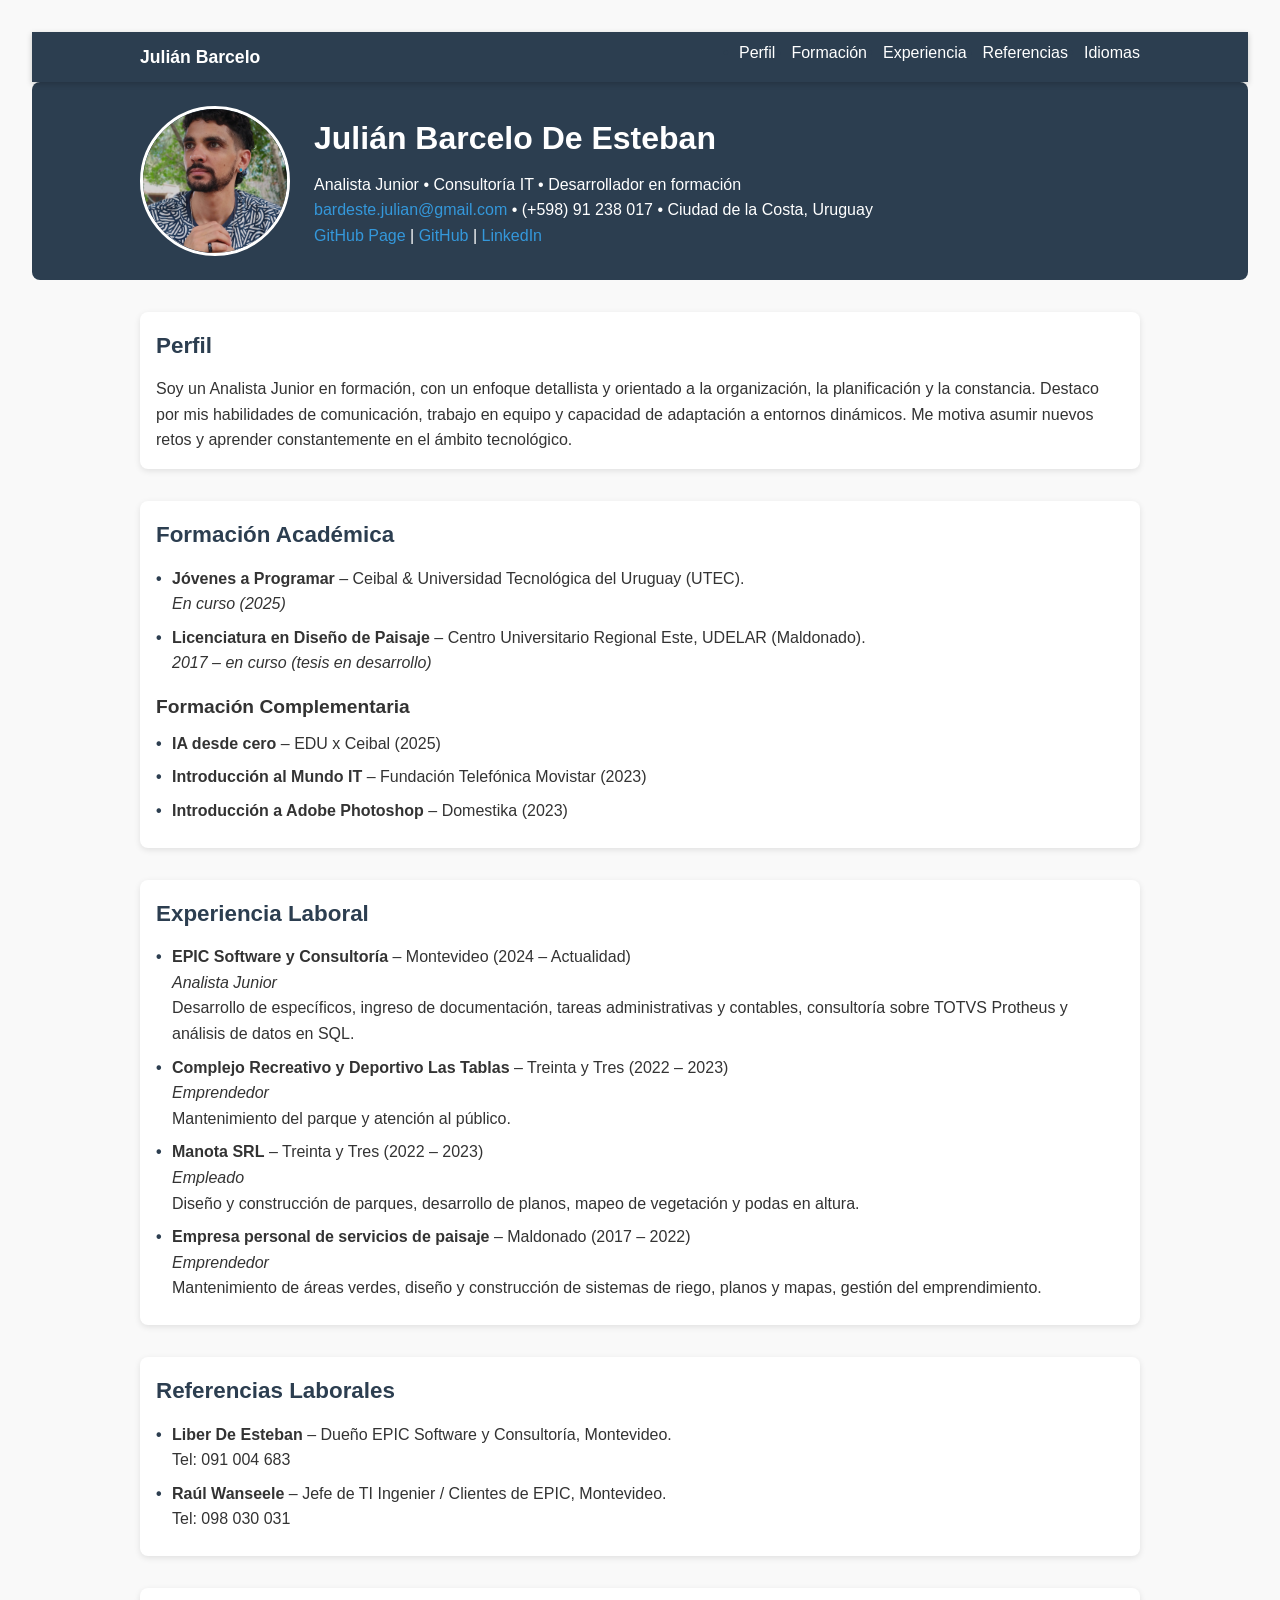
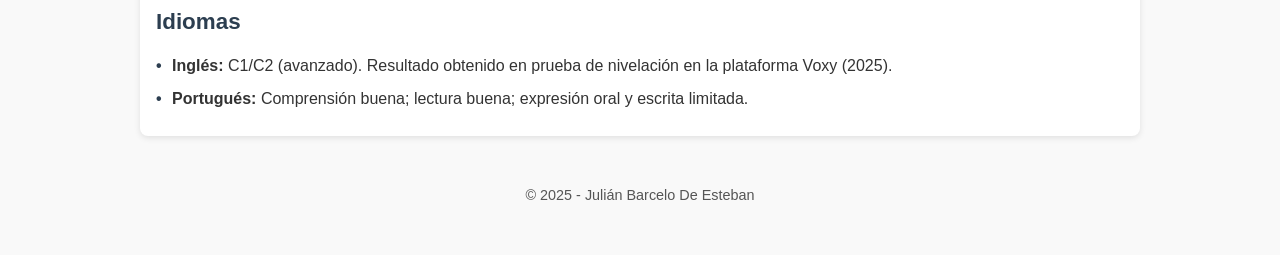
<file: index.html>
<!DOCTYPE html>
<html lang="es">
<head>
  <meta charset="UTF-8">
  <meta name="viewport" content="width=device-width, initial-scale=1.0">
  <title>Julián Barcelo - CV</title>
  <link rel="stylesheet" href="style.css">
</head>
<body>
  <!-- ====== NAVBAR ====== -->
  <nav class="navbar">
    <div class="nav-container">
      <a href="#" class="nav-logo">Julián Barcelo</a>
      <ul class="nav-links">
        <li><a href="#perfil">Perfil</a></li>
        <li><a href="#formacion">Formación</a></li>
        <li><a href="#experiencia">Experiencia</a></li>
        <li><a href="#referencias">Referencias</a></li>
        <li><a href="#idiomas">Idiomas</a></li>
      </ul>
    </div>
  </nav>

  <!-- ====== HEADER ====== -->
  <header class="header">
    <div class="container">
      <img src="img.jpg" alt="Foto de perfil" class="foto-perfil">
      <div>
        <h1>Julián Barcelo De Esteban</h1>
        <p>Analista Junior • Consultoría IT • Desarrollador en formación</p>
        <p>
          <a href="mailto:bardeste.julian@gmail.com">bardeste.julian@gmail.com</a> • 
          (+598) 91 238 017 • Ciudad de la Costa, Uruguay
        </p>
        <p>
          <a href="https://julianbardeste.github.io/" target="_blank">GitHub Page</a> |
          <a href="https://github.com/julianbardeste/" target="_blank">GitHub</a> |
          <a href="https://www.linkedin.com/in/juli%C3%A1n-barcelo/" target="_blank">LinkedIn</a>
        </p>
      </div>
    </div>
  </header>

  <main class="main">
    <!-- PERFIL -->
    <section id="perfil" class="perfil">
      <h2>Perfil</h2>
      <p>
        Soy un Analista Junior en formación, con un enfoque detallista y orientado a la organización, la planificación y la constancia. 
        Destaco por mis habilidades de comunicación, trabajo en equipo y capacidad de adaptación a entornos dinámicos. 
        Me motiva asumir nuevos retos y aprender constantemente en el ámbito tecnológico.
      </p>
    </section>

    <!-- FORMACIÓN -->
    <section id="formacion" class="formacion">
      <h2>Formación Académica</h2>
      <ul>
        <li>
          <strong>Jóvenes a Programar</strong> – Ceibal & Universidad Tecnológica del Uruguay (UTEC). <br>
          <em>En curso (2025)</em>
        </li>
        <li>
          <strong>Licenciatura en Diseño de Paisaje</strong> – Centro Universitario Regional Este, UDELAR (Maldonado). <br>
          <em>2017 – en curso (tesis en desarrollo)</em>
        </li>
      </ul>

      <h3>Formación Complementaria</h3>
      <ul>
        <li><strong>IA desde cero</strong> – EDU x Ceibal (2025)</li>
        <li><strong>Introducción al Mundo IT</strong> – Fundación Telefónica Movistar (2023)</li>
        <li><strong>Introducción a Adobe Photoshop</strong> – Domestika (2023)</li>
      </ul>
    </section>

    <!-- EXPERIENCIA -->
    <section id="experiencia" class="experiencia">
      <h2>Experiencia Laboral</h2>
      <ul>
        <li>
          <strong>EPIC Software y Consultoría</strong> – Montevideo (2024 – Actualidad)<br>
          <em>Analista Junior</em><br>
          Desarrollo de específicos, ingreso de documentación, tareas administrativas y contables, consultoría sobre TOTVS Protheus y análisis de datos en SQL.
        </li>
        <li>
          <strong>Complejo Recreativo y Deportivo Las Tablas</strong> – Treinta y Tres (2022 – 2023)<br>
          <em>Emprendedor</em><br>
          Mantenimiento del parque y atención al público.
        </li>
        <li>
          <strong>Manota SRL</strong> – Treinta y Tres (2022 – 2023)<br>
          <em>Empleado</em><br>
          Diseño y construcción de parques, desarrollo de planos, mapeo de vegetación y podas en altura.
        </li>
        <li>
          <strong>Empresa personal de servicios de paisaje</strong> – Maldonado (2017 – 2022)<br>
          <em>Emprendedor</em><br>
          Mantenimiento de áreas verdes, diseño y construcción de sistemas de riego, planos y mapas, gestión del emprendimiento.
        </li>
      </ul>
    </section>

    <!-- REFERENCIAS -->
    <section id="referencias" class="referencias">
      <h2>Referencias Laborales</h2>
      <ul>
        <li><strong>Liber De Esteban</strong> – Dueño EPIC Software y Consultoría, Montevideo. <br>Tel: 091 004 683</li>
        <li><strong>Raúl Wanseele</strong> – Jefe de TI Ingenier / Clientes de EPIC, Montevideo. <br>Tel: 098 030 031</li>
      </ul>
    </section>

    <!-- IDIOMAS -->
    <section id="idiomas" class="idiomas">
      <h2>Idiomas</h2>
      <ul>
        <li><strong>Inglés:</strong> C1/C2 (avanzado). Resultado obtenido en prueba de nivelación en la plataforma Voxy (2025).</li>
        <li><strong>Portugués:</strong> Comprensión buena; lectura buena; expresión oral y escrita limitada.</li>
      </ul>
    </section>
  </main>

  <footer class="footer">
    <p>© 2025 - Julián Barcelo De Esteban</p>
  </footer>

  <script src="script.js"></script>
</body>
</html>
</file>
<file: style.css>
/* ====== RESET BÁSICO ====== */
* {
  margin: 0;
  padding: 0;
  box-sizing: border-box;
}

body {
  font-family: "Raleway", Arial, sans-serif;
  line-height: 1.6;
  background-color: #f9f9f9;
  color: #333;
  padding: 1rem;
}

/* ====== CONTENEDOR PRINCIPAL ====== */
.container {
  display: flex;
  align-items: center;
  gap: 1.5rem;
  max-width: 1000px;
  margin: 0 auto;
  flex-wrap: wrap; /* importante para que baje en móvil */
}

/* ====== HEADER ====== */
.header {
  background-color: #2c3e50;
  color: white;
  padding: 1.5rem;
  border-radius: 8px;
  margin-bottom: 2rem;
}

.foto-perfil {
  width: 120px;
  height: 120px;
  border-radius: 50%;
  object-fit: cover;
  border: 3px solid white;
}

/* ====== SECCIONES ====== */
main {
  max-width: 1000px;
  margin: 0 auto;
}

section {
  margin-bottom: 2rem;
  padding: 1rem;
  background: white;
  border-radius: 8px;
  box-shadow: 0px 2px 6px rgba(0,0,0,0.1);
}

h1 {
  font-size: 1.8rem;
  margin-bottom: 0.5rem;
}

h2 {
  font-size: 1.4rem;
  margin-bottom: 0.8rem;
  color: #2c3e50;
}

h3 {
  font-size: 1.2rem;
  margin-top: 1rem;
  margin-bottom: 0.5rem;
}

ul {
  list-style: none;
  padding-left: 1rem;
}

ul li {
  margin-bottom: 0.5rem;
  position: relative;
}

/* Pequeño punto decorativo */
ul li::before {
  content: "•";
  color: #2c3e50;
  font-weight: bold;
  position: absolute;
  left: -1rem;
}

/* ====== LINKS ====== */
a {
  color: #3498db;
  text-decoration: none;
}

a:hover {
  text-decoration: underline;
}

/* ====== FOOTER ====== */
.footer {
  text-align: center;
  padding: 1rem;
  margin-top: 2rem;
  font-size: 0.9rem;
  color: #555;
}

/* ====== RESPONSIVE DESIGN ====== */

/* Pantallas pequeñas (móvil) */
@media (max-width: 768px) {
  .container {
    flex-direction: column;
    align-items: center;
    text-align: center;
  }

  .foto-perfil {
    width: 100px;
    height: 100px;
  }

  h1 {
    font-size: 1.5rem;
  }

  h2 {
    font-size: 1.2rem;
  }
}

/* Pantallas muy grandes */
@media (min-width: 1200px) {
  body {
    padding: 2rem;
  }

  h1 {
    font-size: 2rem;
  }

  .foto-perfil {
    width: 150px;
    height: 150px;
  }
}

/* ====== BOTÓN VOLVER ARRIBA ====== */
.btn-top {
  position: fixed;
  bottom: 25px;
  right: 25px;
  background-color: #2c3e50;
  color: white;
  border: none;
  border-radius: 50%;
  width: 40px;
  height: 40px;
  font-size: 1.2rem;
  cursor: pointer;
  opacity: 0;
  pointer-events: none;
  transition: opacity 0.3s ease, transform 0.3s ease;
  box-shadow: 0 3px 6px rgba(0,0,0,0.2);
}

.btn-top.visible {
  opacity: 1;
  pointer-events: auto;
  transform: translateY(0);
}

.btn-top:hover {
  background-color: #34495e;
}

/* ====== NAVBAR ====== */
.navbar {
  position: sticky;
  top: 0;
  background-color: #2c3e50;
  color: white;
  z-index: 1000;
  box-shadow: 0 2px 6px rgba(0,0,0,0.2);
  padding: 0.5rem 1rem;
}

.nav-container {
  max-width: 1000px;
  margin: 0 auto;
  display: flex;
  justify-content: space-between;
  align-items: center;
}

.nav-logo {
  font-weight: bold;
  font-size: 1.1rem;
  color: white;
  text-decoration: none;
}

.nav-links {
  list-style: none;
  display: flex;
  gap: 1rem;
}

.nav-links a {
  color: white;
  text-decoration: none;
  transition: color 0.3s;
}

.nav-links a:hover {
  color: #3498db;
}

/* Responsive navbar */
@media (max-width: 768px) {
  .nav-links {
    flex-wrap: wrap;
    justify-content: center;
  }
}

/* ====== LINK ACTIVO EN NAVBAR ====== */
.nav-links a.active {
  color: #3498db;
  font-weight: 600;
  border-bottom: 2px solid #3498db;
  padding-bottom: 2px;
  transition: all 0.3s ease;
}
.nav-links a.active:hover {
  color: #2980b9;
  border-bottom-color: #2980b9;
}
</file>
